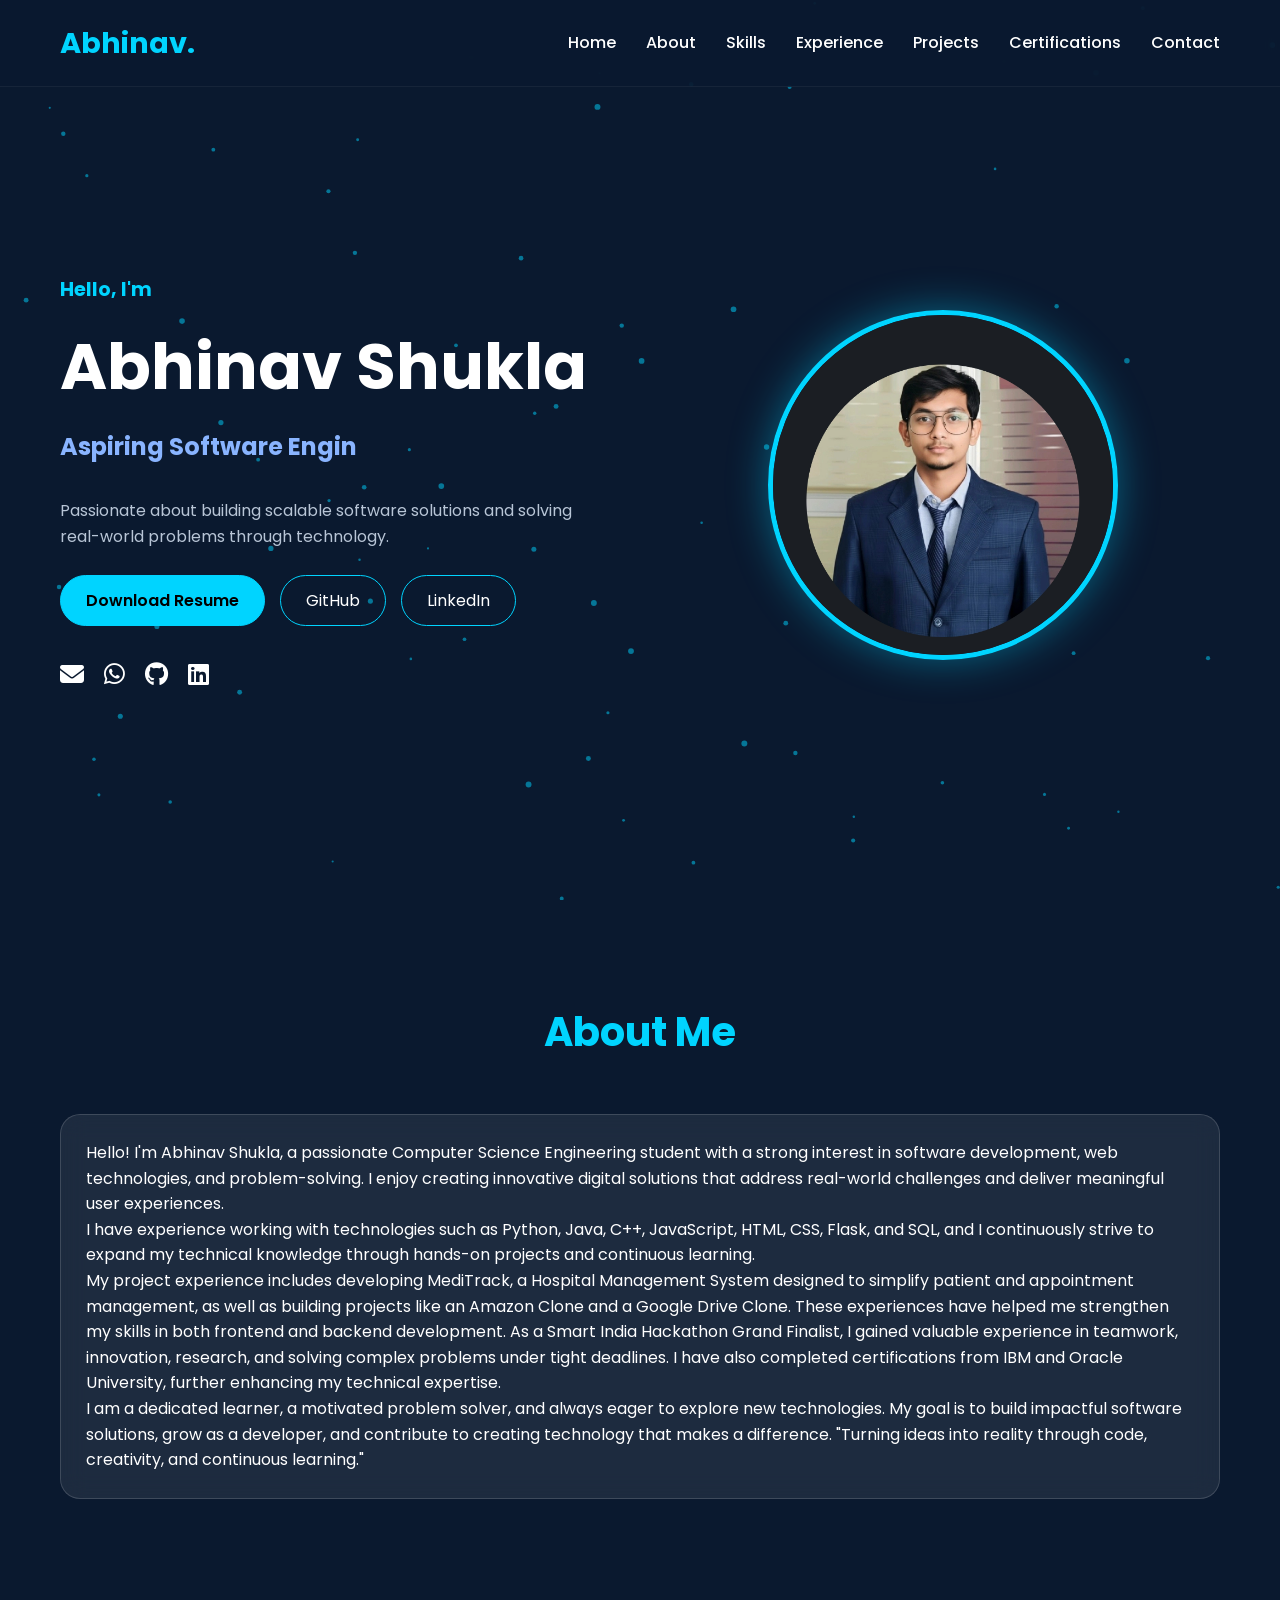
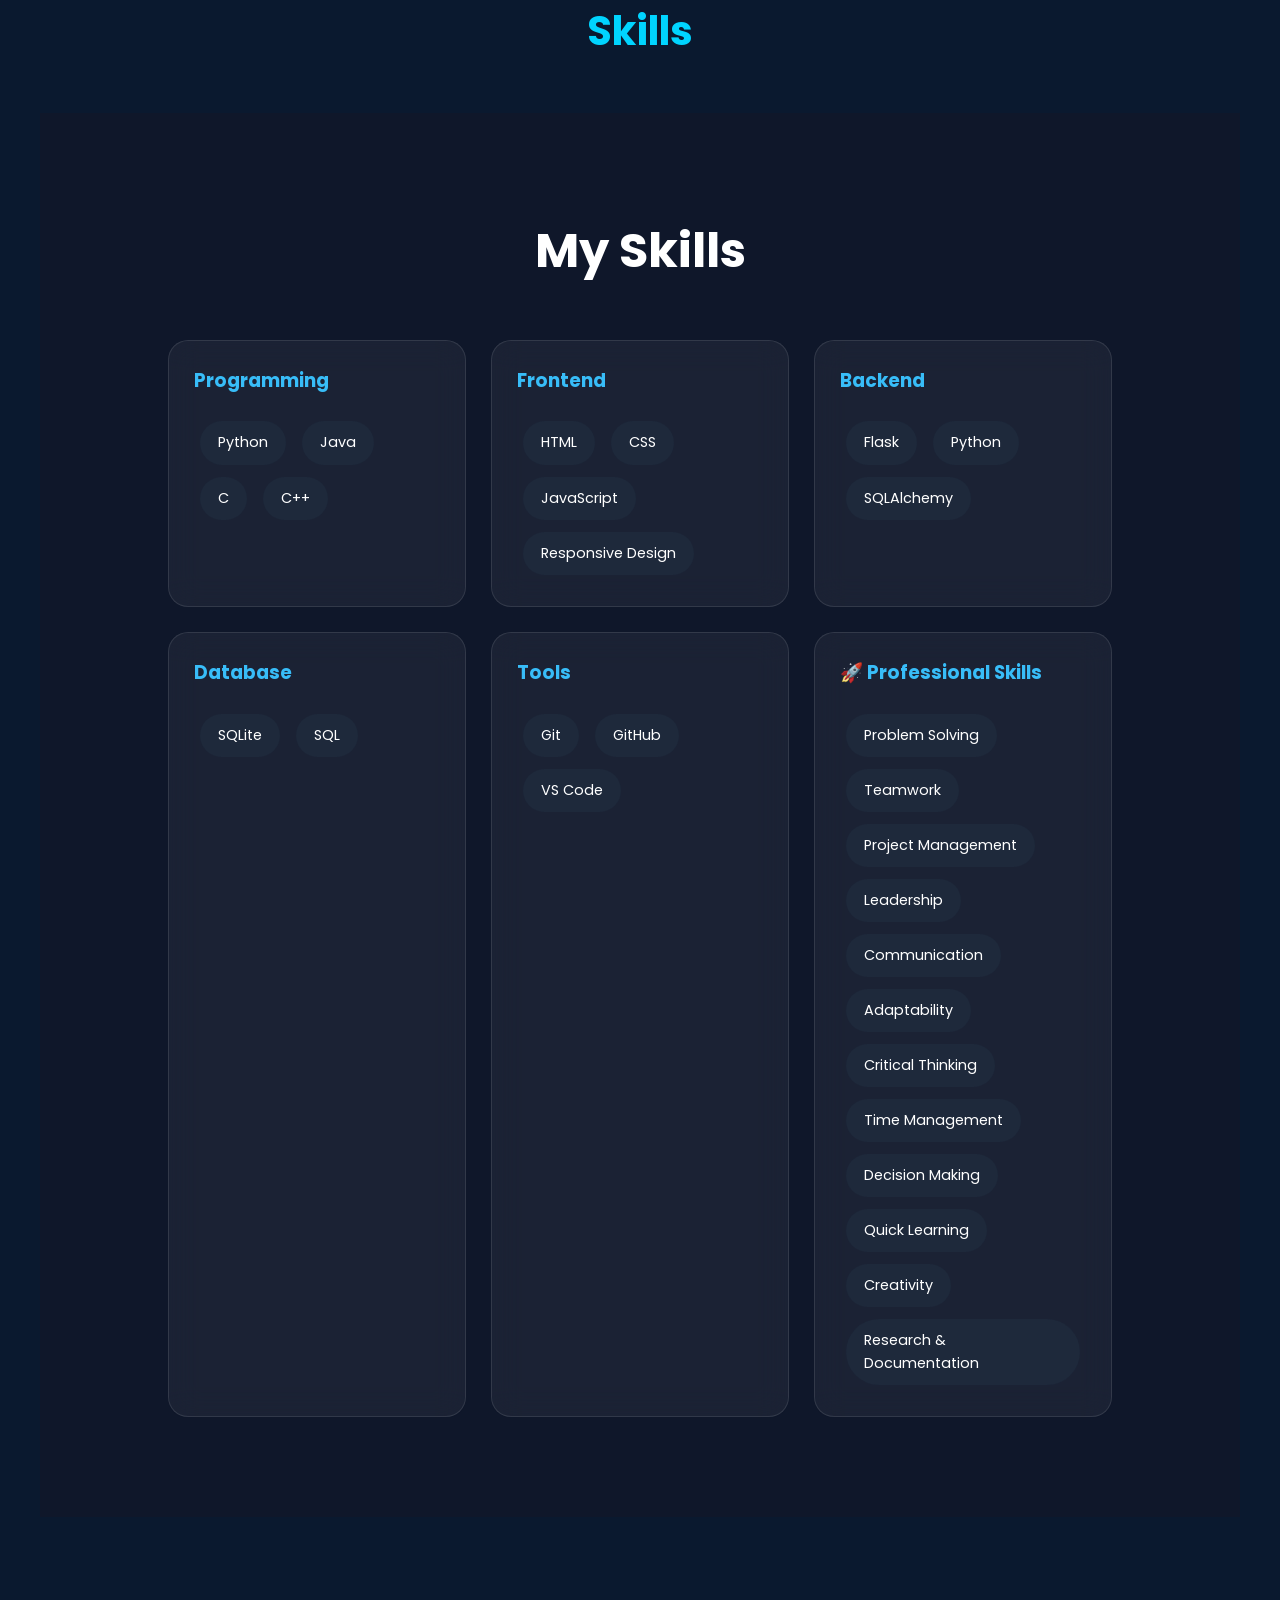
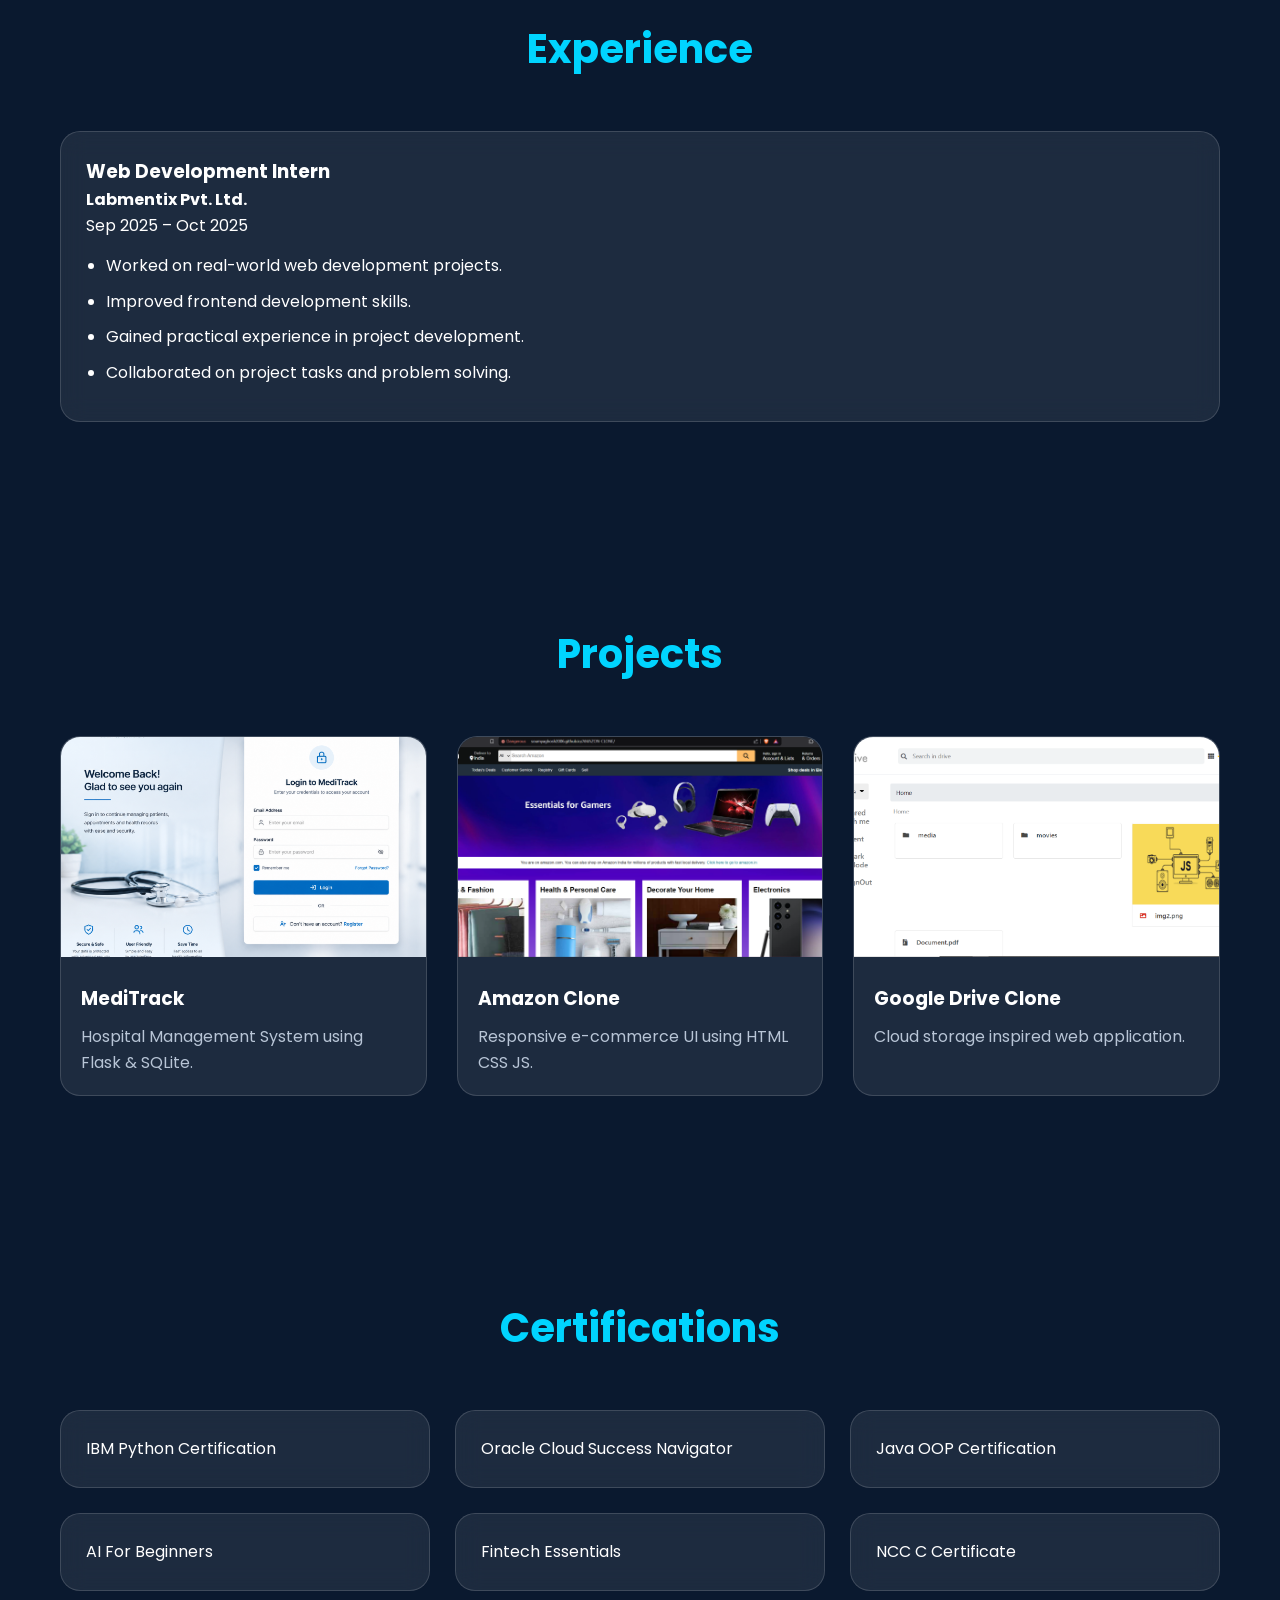
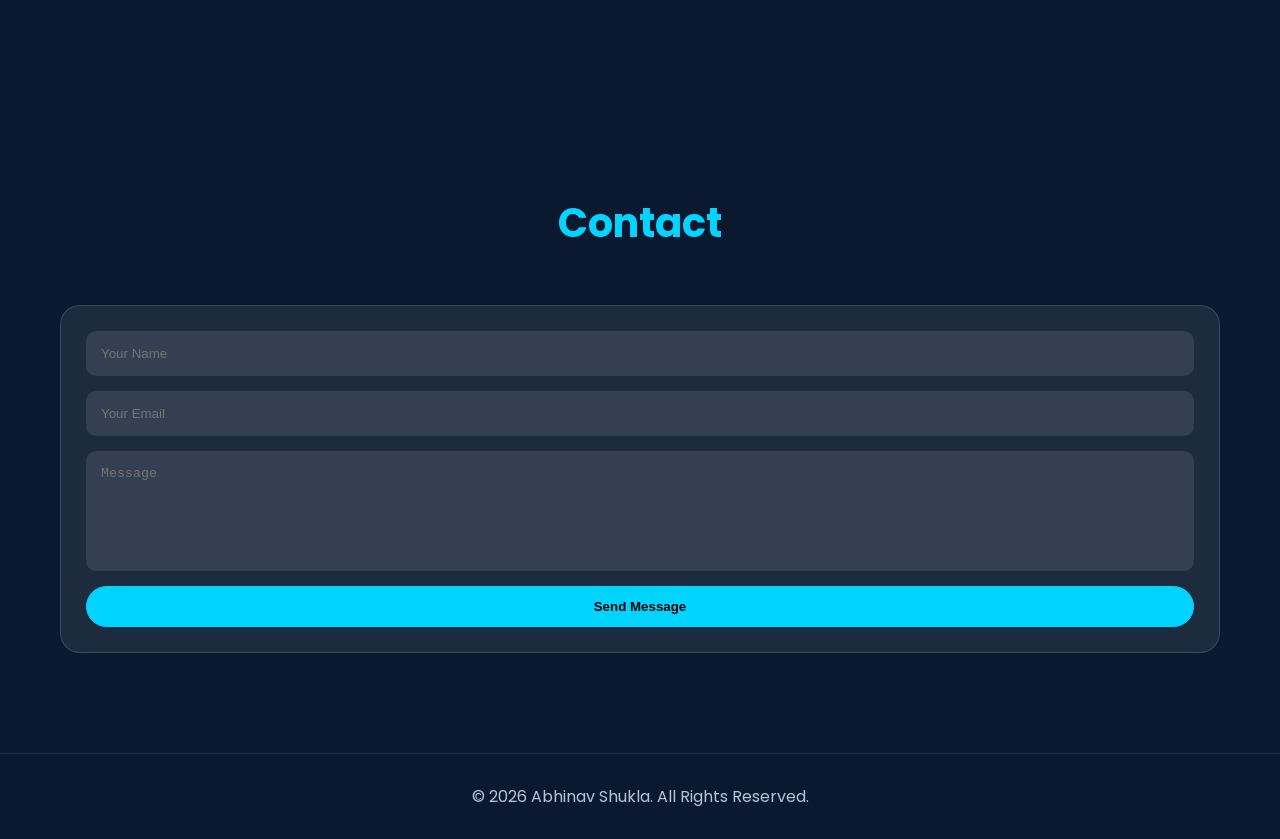
<file: index.html>
<!DOCTYPE html>
<html lang="en">
<head>
<meta charset="UTF-8">
<meta name="viewport" content="width=device-width, initial-scale=1.0">
<title>Abhinav Shukla | Portfolio</title>

<link rel="stylesheet" href="style.css">

<link rel="preconnect" href="https://fonts.googleapis.com">
<link href="https://fonts.googleapis.com/css2?family=Poppins:wght@300;400;500;600;700&display=swap" rel="stylesheet">

<link rel="stylesheet"
href="https://cdnjs.cloudflare.com/ajax/libs/font-awesome/6.5.2/css/all.min.css">
</head>

<body>

<div class="scroll-top" id="scrollTop">
<i class="fa-solid fa-arrow-up"></i>
</div>

<header>
<nav>
<div class="logo">Abhinav.</div>

<ul class="nav-links">
<li><a href="#home">Home</a></li>
<li><a href="#about">About</a></li>
<li><a href="#skills">Skills</a></li>
<li><a href="#experience">Experience</a></li>
<li><a href="#projects">Projects</a></li>
<li><a href="#certifications">Certifications</a></li>
<li><a href="#contact">Contact</a></li>
</ul>
</nav>
</header>

<section id="home" class="hero">

<div class="hero-content">

<h3>Hello, I'm</h3>

<h1>Abhinav Shukla</h1>

<h2>
<span id="typing"></span>
</h2>

<p>
Passionate about building scalable software solutions and solving real-world problems through technology.
</p>

<div class="hero-buttons">

<a href="assets/resume.pdf" class="btn primary" download>
Download Resume
</a>

<a href="https://github.com/abhi9vs" target="_blank" class="btn">
GitHub
</a>

<a href="https://www.linkedin.com/in/abhinav-shukla-169022299/"
target="_blank" class="btn">
LinkedIn
</a>

</div>

<div class="socials">

<a href="mailto:abhinavshukla86846@gmail.com">
<i class="fa-solid fa-envelope"></i>
</a>

<a href="https://wa.me/919794394979" target="_blank">
<i class="fa-brands fa-whatsapp"></i>
</a>

<a href="https://github.com/abhi9vs" target="_blank">
<i class="fa-brands fa-github"></i>
</a>

<a href="https://www.linkedin.com/in/abhinav-shukla-169022299/"
target="_blank">
<i class="fa-brands fa-linkedin"></i>
</a>

</div>

</div>

<div class="hero-image">
<img src="assets/profile.jpg.jpeg" alt="Abhinav">
</div>

</section>

<section id="about">

<h2 class="section-title">About Me</h2>

<div class="glass-card">

<p>
   
Hello! I'm Abhinav Shukla, a passionate Computer Science Engineering student with a strong interest in software development, web technologies, and problem-solving. I enjoy creating innovative digital solutions that address real-world challenges and deliver meaningful user experiences.

<p>I have experience working with technologies such as Python, Java, C++, JavaScript, HTML, CSS, Flask, and SQL, and I continuously strive to expand my technical knowledge through hands-on projects and continuous learning.</p>

<p>My project experience includes developing MediTrack, a Hospital Management System designed to simplify patient and appointment management, as well as building projects like an Amazon Clone and a Google Drive Clone. These experiences have helped me strengthen my skills in both frontend and backend development.

As a Smart India Hackathon Grand Finalist, I gained valuable experience in teamwork, innovation, research, and solving complex problems under tight deadlines. I have also completed certifications from IBM and Oracle University, further enhancing my technical expertise.</p>

<p>I am a dedicated learner, a motivated problem solver, and always eager to explore new technologies. My goal is to build impactful software solutions, grow as a developer, and contribute to creating technology that makes a difference.

"Turning ideas into reality through code, creativity, and continuous learning."



</p>

</div>

</section>

<h2 class="section-title">Skills</h2>


<section id="skills">

    <h2 class="heading">
        My Skills
    </h2>

    <div class="skills-grid">

        <div class="skill-box">
            <h3>Programming</h3>

            <span>Python</span>
            <span>Java</span>
            <span>C</span>
            <span>C++</span>
            
        </div>

        <div class="skill-box">
            <h3>Frontend</h3>

            <span>HTML</span>
            <span>CSS</span>
            <span>JavaScript</span>
            <span>Responsive Design</span>
        </div>

        <div class="skill-box">
            <h3>Backend</h3>

            <span>Flask</span>
            <span>Python</span>
            <span>SQLAlchemy</span>
        </div>

        <div class="skill-box">
            <h3>Database</h3>

            <span>SQLite</span>
            <span>SQL</span>
        </div>

        <div class="skill-box">
            <h3>Tools</h3>

            <span>Git</span>
            <span>GitHub</span>
            <span>VS Code</span>
        </div>
        
        <div class="skill-box">
            <h3>🚀 Professional Skills</h3>

            <span>Problem Solving</span>
            <span>Teamwork</span>
            <span>Project Management</span>
            <span>Leadership</span>
            <span>Communication</span>
            <span>Adaptability</span>
            <span>Critical Thinking</span>
            <span>Time Management</span>
            <span>Decision Making</span>
            <span>Quick Learning</span>
            <span>Creativity</span>
           <span>Research & Documentation</span>
        </div>



    </div>

</section>




<section id="experience">

<h2 class="section-title">Experience</h2>

<div class="glass-card">

<h3>Web Development Intern</h3>

<h4>Labmentix Pvt. Ltd.</h4>

<p>Sep 2025 – Oct 2025</p>

<ul>
<li>Worked on real-world web development projects.</li>
<li>Improved frontend development skills.</li>
<li>Gained practical experience in project development.</li>
<li>Collaborated on project tasks and problem solving.</li>
</ul>

</div>

</section>

<section id="projects">

<h2 class="section-title">Projects</h2>

<div class="project-grid">

<div class="project-card">
<img src="assets/project/meditrack.png">
<h3>MediTrack</h3>
<p>Hospital Management System using Flask & SQLite.</p>
</div>

<div class="project-card">
<img src="assets/project/amazonclone.png">
<h3>Amazon Clone</h3>
<p>Responsive e-commerce UI using HTML CSS JS.</p>
</div>

<div class="project-card">
<img src="assets/project/googledrive clone.png">
<h3>Google Drive Clone</h3>
<p>Cloud storage inspired web application.</p>
</div>

</div>

</section>

<section id="certifications">

<h2 class="section-title">Certifications</h2>

<div class="skills-grid">

<div class="glass-card">IBM Python Certification</div>
<div class="glass-card">Oracle Cloud Success Navigator</div>
<div class="glass-card">Java OOP Certification</div>
<div class="glass-card">AI For Beginners</div>
<div class="glass-card">Fintech Essentials</div>
<div class="glass-card">NCC C Certificate</div>

</div>

</section>

<section id="contact">

<h2 class="section-title">Contact</h2>

<div class="glass-card">

<form action="https://formsubmit.co/abhinavshukla86846@gmail.com" method="POST">

<input type="text" placeholder="Your Name" required>

<input type="email" placeholder="Your Email" required>

<textarea rows="6" placeholder="Message"></textarea>

<button class="btn primary">
Send Message
</button>

</form>

</div>

</section>

<footer>

<p>
© 2026 Abhinav Shukla. All Rights Reserved.
</p>

</footer>

<script src="script.js"></script>

</body>
</html>
</file>
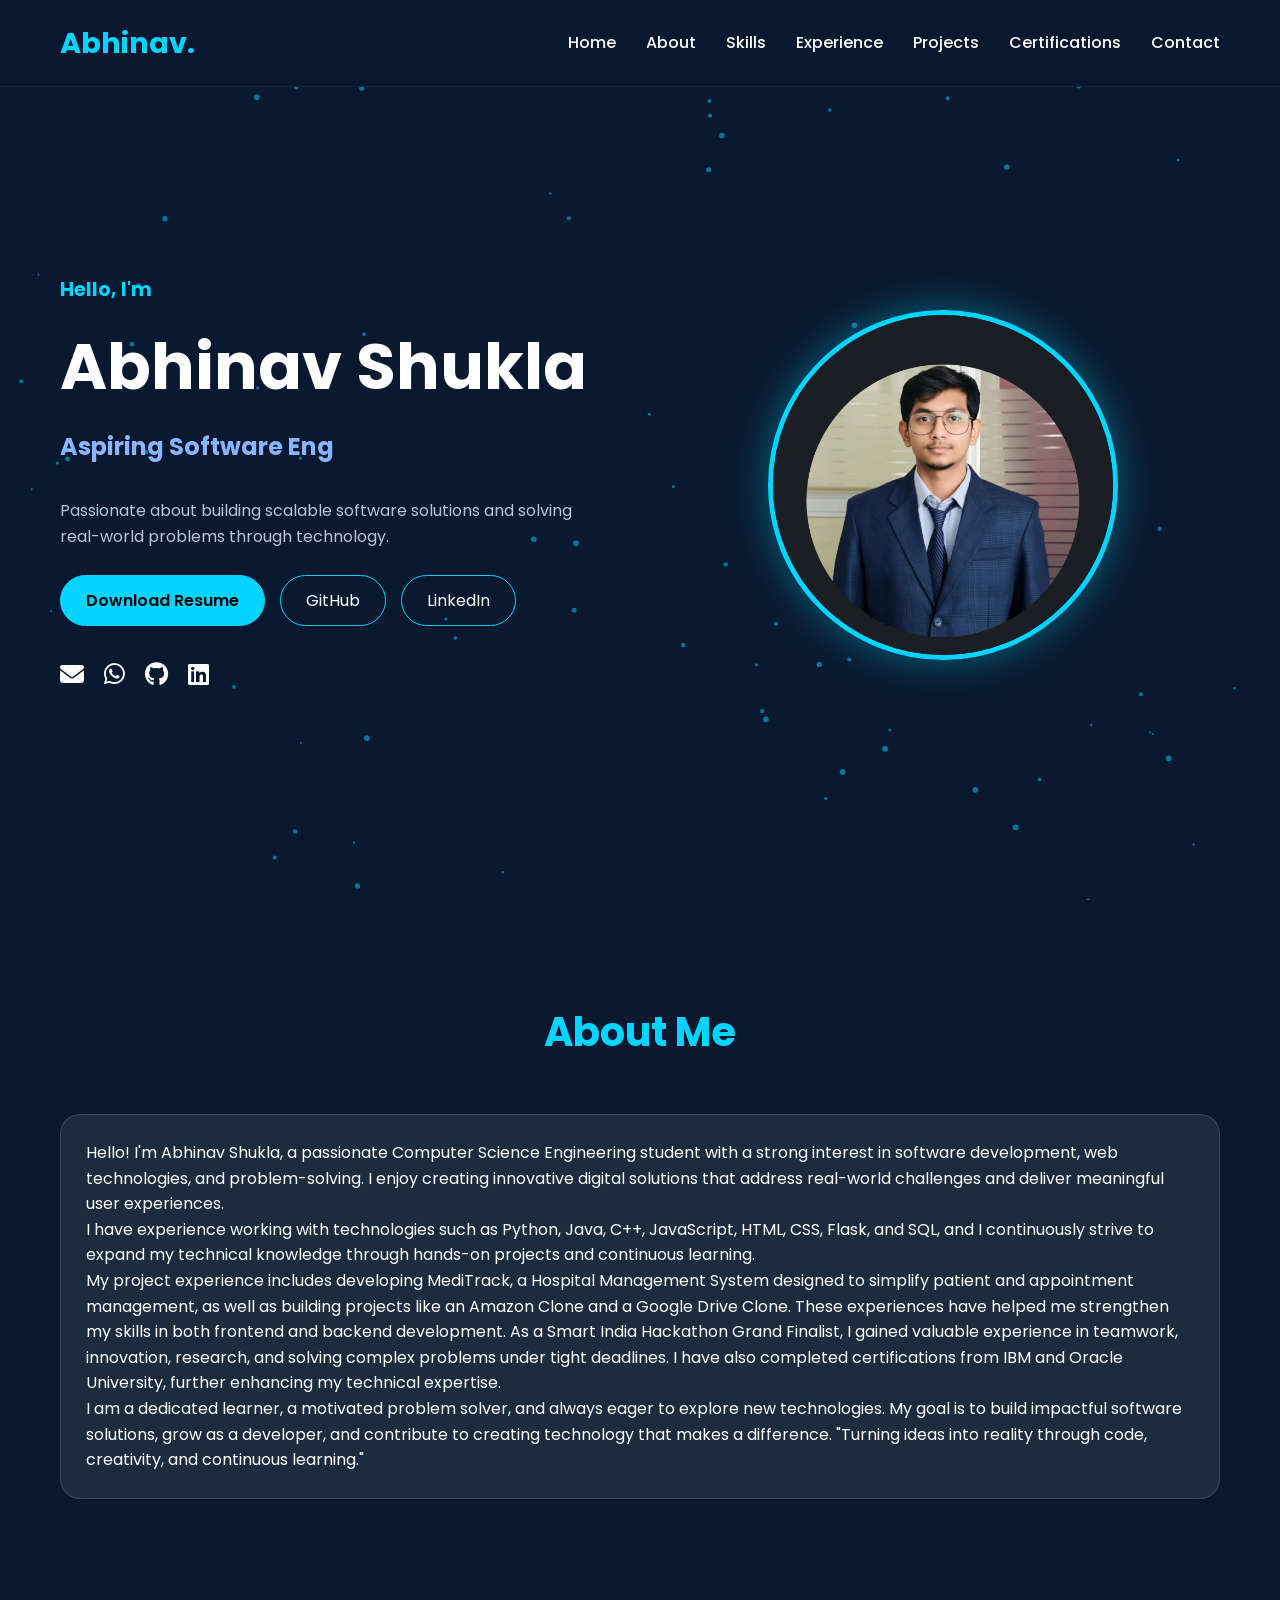
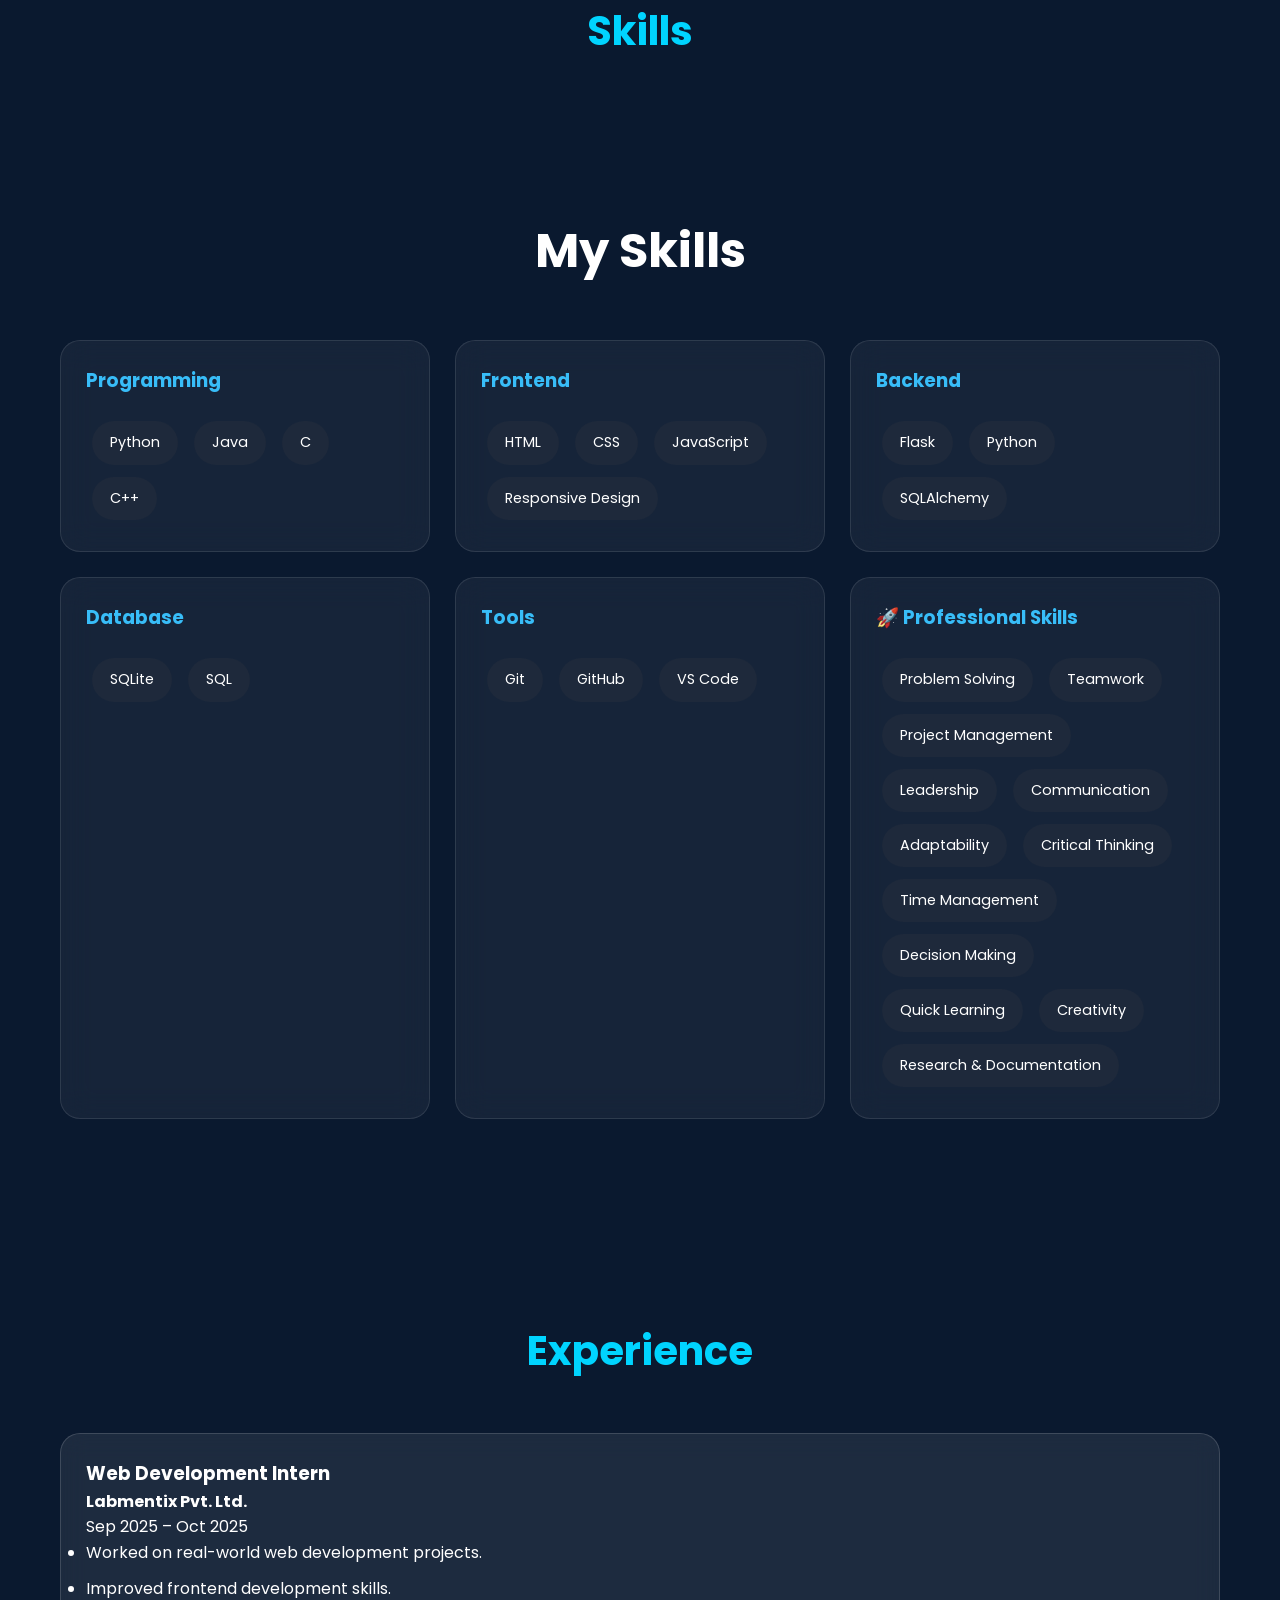
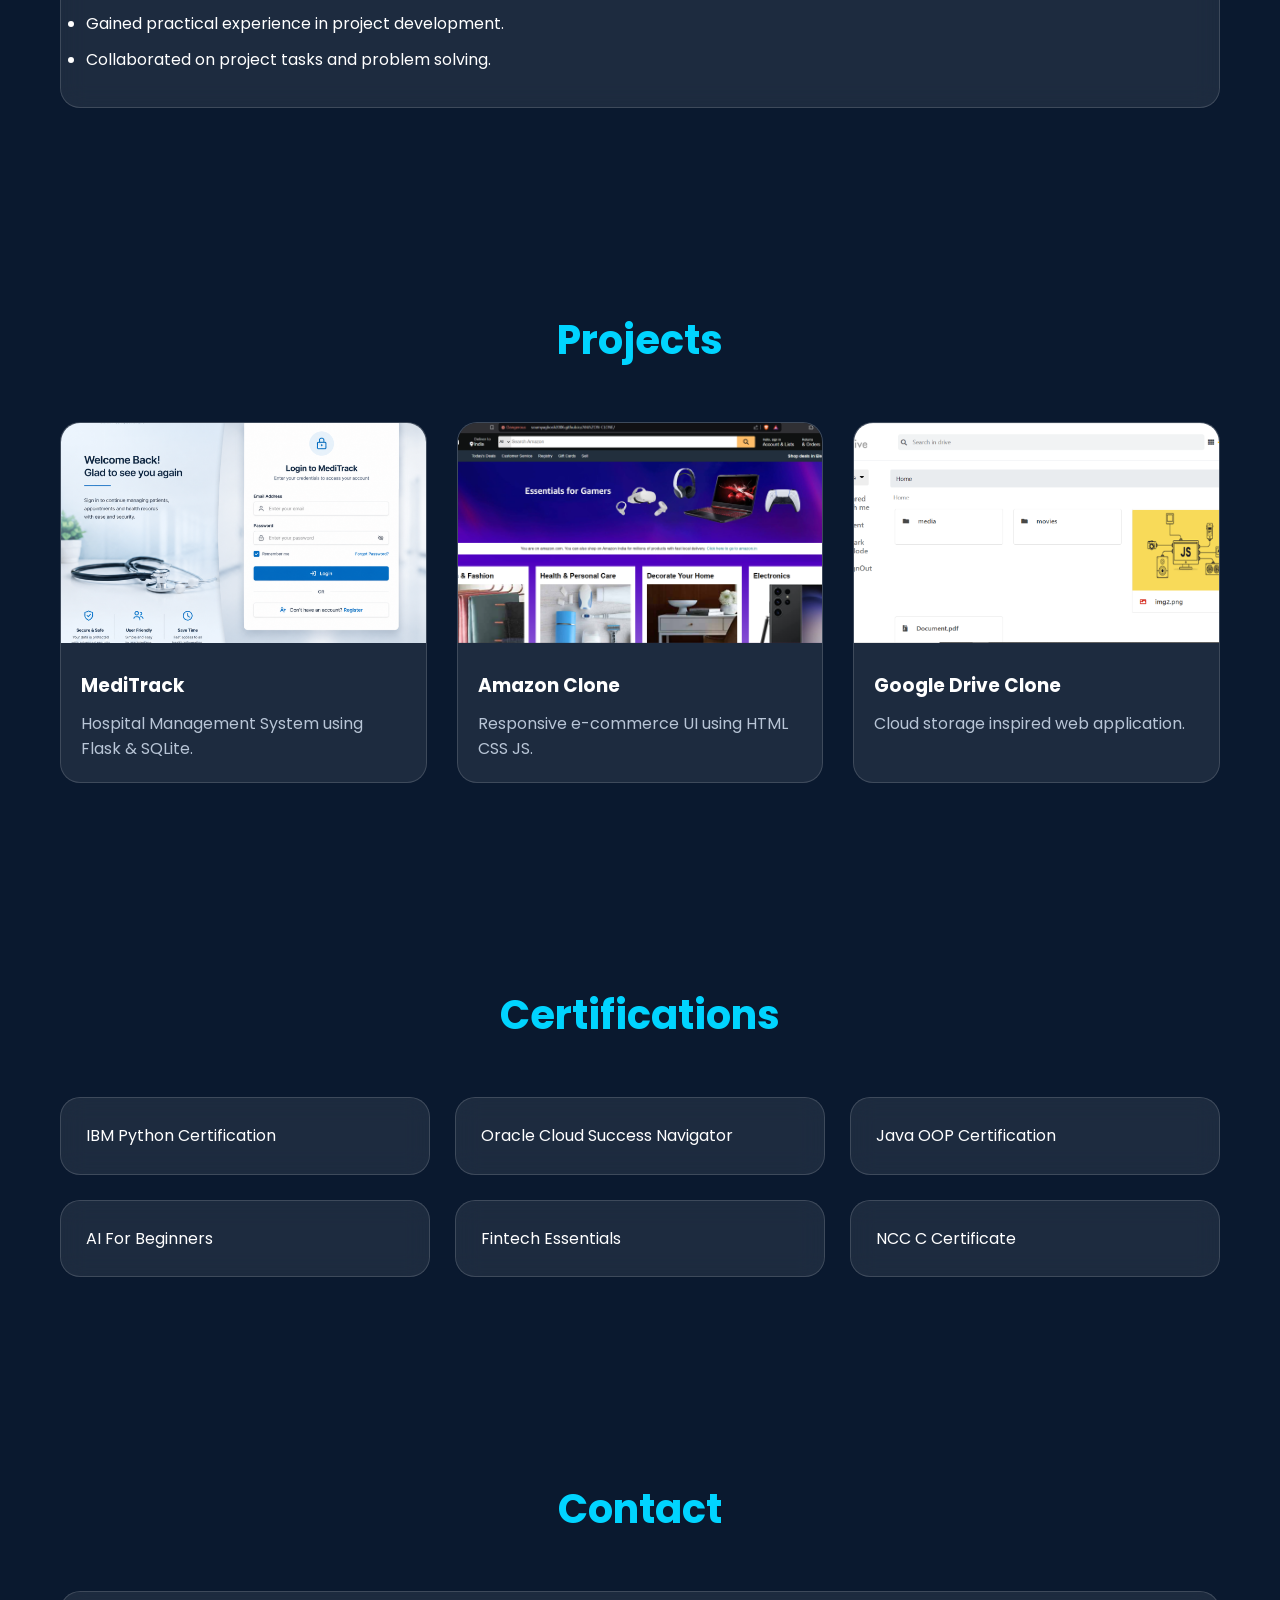
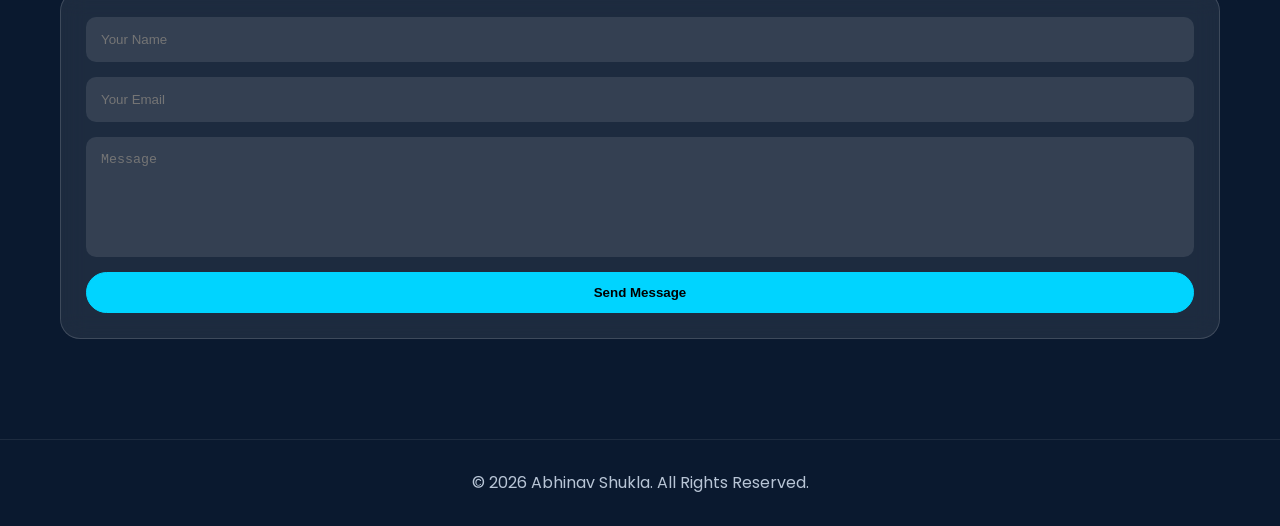
<file: portfolio/index.html>
<!DOCTYPE html>
<html lang="en">
<head>
<meta charset="UTF-8">
<meta name="viewport" content="width=device-width, initial-scale=1.0">
<title>Abhinav Shukla | Portfolio</title>

<link rel="stylesheet" href="style.css">

<link rel="preconnect" href="https://fonts.googleapis.com">
<link href="https://fonts.googleapis.com/css2?family=Poppins:wght@300;400;500;600;700&display=swap" rel="stylesheet">

<link rel="stylesheet"
href="https://cdnjs.cloudflare.com/ajax/libs/font-awesome/6.5.2/css/all.min.css">
</head>

<body>

<div class="scroll-top" id="scrollTop">
<i class="fa-solid fa-arrow-up"></i>
</div>

<header>
<nav>
<div class="logo">Abhinav.</div>

<ul class="nav-links">
<li><a href="#home">Home</a></li>
<li><a href="#about">About</a></li>
<li><a href="#skills">Skills</a></li>
<li><a href="#experience">Experience</a></li>
<li><a href="#projects">Projects</a></li>
<li><a href="#certifications">Certifications</a></li>
<li><a href="#contact">Contact</a></li>
</ul>
</nav>
</header>

<section id="home" class="hero">

<div class="hero-content">

<h3>Hello, I'm</h3>

<h1>Abhinav Shukla</h1>

<h2>
<span id="typing"></span>
</h2>

<p>
Passionate about building scalable software solutions and solving real-world problems through technology.
</p>

<div class="hero-buttons">

<a href="assets/resume.pdf" class="btn primary" download>
Download Resume
</a>

<a href="https://github.com/abhi9vs" target="_blank" class="btn">
GitHub
</a>

<a href="https://www.linkedin.com/in/abhinav-shukla-169022299/"
target="_blank" class="btn">
LinkedIn
</a>

</div>

<div class="socials">

<a href="mailto:abhinavshukla86846@gmail.com">
<i class="fa-solid fa-envelope"></i>
</a>

<a href="https://wa.me/919794394979" target="_blank">
<i class="fa-brands fa-whatsapp"></i>
</a>

<a href="https://github.com/abhi9vs" target="_blank">
<i class="fa-brands fa-github"></i>
</a>

<a href="https://www.linkedin.com/in/abhinav-shukla-169022299/"
target="_blank">
<i class="fa-brands fa-linkedin"></i>
</a>

</div>

</div>

<div class="hero-image">
<img src="assets/profile.jpg.jpeg" alt="Abhinav">
</div>

</section>

<section id="about">

<h2 class="section-title">About Me</h2>

<div class="glass-card">

<p>
   
Hello! I'm Abhinav Shukla, a passionate Computer Science Engineering student with a strong interest in software development, web technologies, and problem-solving. I enjoy creating innovative digital solutions that address real-world challenges and deliver meaningful user experiences.

<p>I have experience working with technologies such as Python, Java, C++, JavaScript, HTML, CSS, Flask, and SQL, and I continuously strive to expand my technical knowledge through hands-on projects and continuous learning.</p>

<p>My project experience includes developing MediTrack, a Hospital Management System designed to simplify patient and appointment management, as well as building projects like an Amazon Clone and a Google Drive Clone. These experiences have helped me strengthen my skills in both frontend and backend development.

As a Smart India Hackathon Grand Finalist, I gained valuable experience in teamwork, innovation, research, and solving complex problems under tight deadlines. I have also completed certifications from IBM and Oracle University, further enhancing my technical expertise.</p>

<p>I am a dedicated learner, a motivated problem solver, and always eager to explore new technologies. My goal is to build impactful software solutions, grow as a developer, and contribute to creating technology that makes a difference.

"Turning ideas into reality through code, creativity, and continuous learning."



</p>

</div>

</section>

<h2 class="section-title">Skills</h2>


<section id="skills">

    <h2 class="heading">
        My Skills
    </h2>

    <div class="skills-grid">

        <div class="skill-box">
            <h3>Programming</h3>

            <span>Python</span>
            <span>Java</span>
            <span>C</span>
            <span>C++</span>
            
        </div>

        <div class="skill-box">
            <h3>Frontend</h3>

            <span>HTML</span>
            <span>CSS</span>
            <span>JavaScript</span>
            <span>Responsive Design</span>
        </div>

        <div class="skill-box">
            <h3>Backend</h3>

            <span>Flask</span>
            <span>Python</span>
            <span>SQLAlchemy</span>
        </div>

        <div class="skill-box">
            <h3>Database</h3>

            <span>SQLite</span>
            <span>SQL</span>
        </div>

        <div class="skill-box">
            <h3>Tools</h3>

            <span>Git</span>
            <span>GitHub</span>
            <span>VS Code</span>
        </div>
        
        <div class="skill-box">
            <h3>🚀 Professional Skills</h3>

            <span>Problem Solving</span>
            <span>Teamwork</span>
            <span>Project Management</span>
            <span>Leadership</span>
            <span>Communication</span>
            <span>Adaptability</span>
            <span>Critical Thinking</span>
            <span>Time Management</span>
            <span>Decision Making</span>
            <span>Quick Learning</span>
            <span>Creativity</span>
           <span>Research & Documentation</span>
        </div>



    </div>

</section>




<section id="experience">

<h2 class="section-title">Experience</h2>

<div class="glass-card">

<h3>Web Development Intern</h3>

<h4>Labmentix Pvt. Ltd.</h4>

<p>Sep 2025 – Oct 2025</p>

<ul>
<li>Worked on real-world web development projects.</li>
<li>Improved frontend development skills.</li>
<li>Gained practical experience in project development.</li>
<li>Collaborated on project tasks and problem solving.</li>
</ul>

</div>

</section>

<section id="projects">

<h2 class="section-title">Projects</h2>

<div class="project-grid">

<div class="project-card">
<img src="assets/project/meditrack.png">
<h3>MediTrack</h3>
<p>Hospital Management System using Flask & SQLite.</p>
</div>

<div class="project-card">
<img src="assets/project/amazonclone.png">
<h3>Amazon Clone</h3>
<p>Responsive e-commerce UI using HTML CSS JS.</p>
</div>

<div class="project-card">
<img src="assets/project/googledrive clone.png">
<h3>Google Drive Clone</h3>
<p>Cloud storage inspired web application.</p>
</div>

</div>

</section>

<section id="certifications">

<h2 class="section-title">Certifications</h2>

<div class="skills-grid">

<div class="glass-card">IBM Python Certification</div>
<div class="glass-card">Oracle Cloud Success Navigator</div>
<div class="glass-card">Java OOP Certification</div>
<div class="glass-card">AI For Beginners</div>
<div class="glass-card">Fintech Essentials</div>
<div class="glass-card">NCC C Certificate</div>

</div>

</section>

<section id="contact">

<h2 class="section-title">Contact</h2>

<div class="glass-card">

<form action="https://formsubmit.co/abhinavshukla86846@gmail.com" method="POST">

<input type="text" placeholder="Your Name" required>

<input type="email" placeholder="Your Email" required>

<textarea rows="6" placeholder="Message"></textarea>

<button class="btn primary">
Send Message
</button>

</form>

</div>

</section>

<footer>

<p>
© 2026 Abhinav Shukla. All Rights Reserved.
</p>

</footer>

<script src="script.js"></script>

</body>
</html>
</file>
<file: style.css>
/* =========================
   GOOGLE FONT
========================= */
@import url('https://fonts.googleapis.com/css2?family=Poppins:wght@300;400;500;600;700;800&display=swap');

/* =========================
   GLOBAL STYLES
========================= */

*{
    margin:0;
    padding:0;
    box-sizing:border-box;
    scroll-behavior:smooth;
}

:root{
    --bg:#0a192f;
    --card:rgba(255,255,255,0.08);
    --text:#ffffff;
    --secondary:#b8c5d6;
    --accent:#00d4ff;
    --border:rgba(255,255,255,0.15);
}

body{
    font-family:'Poppins',sans-serif;
    background:var(--bg);
    color:var(--text);
    overflow-x:hidden;
    line-height:1.6;
}

/* =========================
   SCROLLBAR
========================= */

::-webkit-scrollbar{
    width:8px;
}

::-webkit-scrollbar-track{
    background:#07111f;
}

::-webkit-scrollbar-thumb{
    background:var(--accent);
    border-radius:10px;
}

/* =========================
   HEADER
========================= */

header{
    position:fixed;
    width:100%;
    top:0;
    z-index:1000;
    backdrop-filter:blur(15px);
    background:rgba(10,25,47,0.85);
    border-bottom:1px solid rgba(255,255,255,0.05);
}

nav{
    max-width:1200px;
    margin:auto;
    display:flex;
    justify-content:space-between;
    align-items:center;
    padding:20px;
}

.logo{
    font-size:1.8rem;
    font-weight:700;
    color:var(--accent);
}

.nav-links{
    display:flex;
    list-style:none;
    gap:30px;
}

.nav-links a{
    text-decoration:none;
    color:white;
    transition:.3s;
    font-weight:500;
}

.nav-links a:hover{
    color:var(--accent);
}

/* =========================
   HERO SECTION
========================= */

.hero{
    min-height:100vh;
    max-width:1200px;
    margin:auto;
    display:flex;
    justify-content:space-between;
    align-items:center;
    padding:120px 20px 50px;
    gap:50px;
}

.hero-content{
    flex:1;
}

.hero-content h3{
    color:var(--accent);
    font-size:1.2rem;
}

.hero-content h1{
    font-size:4rem;
    margin:10px 0;
}

.hero-content h2{
    color:#89b4ff;
    min-height:50px;
}

.hero-content p{
    color:var(--secondary);
    margin:20px 0;
    max-width:600px;
}

.hero-image{
    flex:1;
    display:flex;
    justify-content:center;
}

.hero-image img{
    width:350px;
    height:350px;
    object-fit:cover;
    border-radius:50%;
    border:5px solid var(--accent);
    box-shadow:0 0 40px rgba(0,212,255,.4);
}

/* =========================
   BUTTONS
========================= */

.hero-buttons{
    display:flex;
    gap:15px;
    flex-wrap:wrap;
    margin-top:25px;
}

.btn{
    padding:12px 25px;
    border-radius:30px;
    text-decoration:none;
    color:white;
    border:1px solid var(--accent);
    transition:.3s;
    display:inline-block;
}

.btn:hover{
    background:var(--accent);
    color:#000;
    transform:translateY(-3px);
}

.primary{
    background:var(--accent);
    color:#000;
    font-weight:600;
}

.primary:hover{
    transform:translateY(-3px) scale(1.05);
}

/* =========================
   SOCIAL ICONS
========================= */

.socials{
    margin-top:30px;
    display:flex;
    gap:20px;
}

.socials a{
    color:white;
    font-size:1.5rem;
    transition:.3s;
}

.socials a:hover{
    color:var(--accent);
    transform:translateY(-5px);
}

/* =========================
   SECTION
========================= */

section{
    max-width:1200px;
    margin:auto;
    padding:100px 20px;
}

.section-title{
    text-align:center;
    font-size:2.5rem;
    margin-bottom:50px;
    color:var(--accent);
}

/* =========================
   GLASS CARD
========================= */

.glass-card{
    background:var(--card);
    backdrop-filter:blur(12px);
    border:1px solid var(--border);
    border-radius:20px;
    padding:25px;
    transition:.4s;
}

.glass-card:hover{
    transform:translateY(-8px);
    box-shadow:0 0 25px rgba(0,212,255,.15);
}

/* =========================
   SKILLS
========================= */



#skills{
    padding:100px 10%;
    background:#0f172a;
}

.heading{
    text-align:center;
    font-size:3rem;
    color:#fff;
    margin-bottom:50px;
}

.skills-grid{
    display:grid;
    grid-template-columns:
    repeat(auto-fit,minmax(280px,1fr));
    gap:25px;
}

.skill-box{
    background:
    rgba(255,255,255,0.05);

    border:
    1px solid rgba(255,255,255,0.1);

    backdrop-filter:
    blur(15px);

    border-radius:20px;

    padding:25px;

    transition:.4s ease;
}

.skill-box:hover{
    transform:
    translateY(-10px);

    border-color:#38bdf8;

    box-shadow:
    0 0 30px rgba(56,189,248,.3);
}

.skill-box h3{
    color:#38bdf8;
    margin-bottom:20px;
}

.skill-box span{
    display:inline-block;

    padding:10px 18px;

    margin:6px;

    background:#1e293b;

    color:#fff;

    border-radius:50px;

    font-size:.9rem;

    transition:.3s;
}

.skill-box span:hover{
    background:#38bdf8;
    color:#000;
}





/* =========================
   EXPERIENCE
========================= */

#experience ul{
    margin-top:15px;
    padding-left:20px;
}

#experience li{
    margin-bottom:10px;
}

/* =========================
   PROJECTS
========================= */

.project-grid{
    display:grid;
    grid-template-columns:repeat(auto-fit,minmax(300px,1fr));
    gap:30px;
}

.project-card{
    background:var(--card);
    border-radius:20px;
    overflow:hidden;
    border:1px solid var(--border);
    transition:.4s;
}

.project-card:hover{
    transform:translateY(-10px);
    box-shadow:0 0 30px rgba(0,212,255,.15);
}

.project-card img{
    width:100%;
    height:220px;
    object-fit:cover;
}

.project-card h3{
    padding:20px 20px 10px;
}

.project-card p{
    padding:0 20px 20px;
    color:var(--secondary);
}

/* =========================
   CONTACT FORM
========================= */

form{
    display:flex;
    flex-direction:column;
    gap:15px;
}

form input,
form textarea{
    padding:15px;
    border:none;
    outline:none;
    border-radius:10px;
    background:rgba(255,255,255,.1);
    color:white;
}

form textarea{
    resize:none;
}

/* =========================
   FOOTER
========================= */

footer{
    text-align:center;
    padding:30px;
    border-top:1px solid rgba(255,255,255,.08);
    color:var(--secondary);
}

/* =========================
   SCROLL TOP BUTTON
========================= */

.scroll-top{
    position:fixed;
    right:20px;
    bottom:20px;
    width:50px;
    height:50px;
    border-radius:50%;
    background:var(--accent);
    color:#000;
    display:flex;
    justify-content:center;
    align-items:center;
    cursor:pointer;
    font-size:1.2rem;
    display:none;
    z-index:999;
}

/* =========================
   RESPONSIVE
========================= */

@media(max-width:900px){

    .hero{
        flex-direction:column-reverse;
        text-align:center;
    }

    .hero-content h1{
        font-size:3rem;
    }

    .hero-image img{
        width:260px;
        height:260px;
    }

    .hero-buttons{
        justify-content:center;
    }

    .socials{
        justify-content:center;
    }

    .nav-links{
        display:none;
    }
}
</file>
<file: portfolio/style.css>
/* =========================
   GOOGLE FONT
========================= */
@import url('https://fonts.googleapis.com/css2?family=Poppins:wght@300;400;500;600;700;800&display=swap');

/* =========================
   GLOBAL STYLES
========================= */

*{
    margin:0;
    padding:0;
    box-sizing:border-box;
    scroll-behavior:smooth;
}

:root{
    --bg:#0a192f;
    --card:rgba(255,255,255,0.08);
    --text:#ffffff;
    --secondary:#b8c5d6;
    --accent:#00d4ff;
    --border:rgba(255,255,255,0.15);
}

body{
    font-family:'Poppins',sans-serif;
    background:var(--bg);
    color:var(--text);
    overflow-x:hidden;
    line-height:1.6;
}

/* =========================
   SCROLLBAR
========================= */

::-webkit-scrollbar{
    width:8px;
}

::-webkit-scrollbar-track{
    background:#07111f;
}

::-webkit-scrollbar-thumb{
    background:var(--accent);
    border-radius:10px;
}

/* =========================
   HEADER
========================= */

header{
    position:fixed;
    width:100%;
    top:0;
    z-index:1000;
    backdrop-filter:blur(15px);
    background:rgba(10,25,47,0.85);
    border-bottom:1px solid rgba(255,255,255,0.05);
}

nav{
    max-width:1200px;
    margin:auto;
    display:flex;
    justify-content:space-between;
    align-items:center;
    padding:20px;
}

.logo{
    font-size:1.8rem;
    font-weight:700;
    color:var(--accent);
}

.nav-links{
    display:flex;
    list-style:none;
    gap:30px;
}

.nav-links a{
    text-decoration:none;
    color:white;
    transition:.3s;
    font-weight:500;
}

.nav-links a:hover{
    color:var(--accent);
}

/* =========================
   HERO SECTION
========================= */

.hero{
    min-height:100vh;
    max-width:1200px;
    margin:auto;
    display:flex;
    justify-content:space-between;
    align-items:center;
    padding:120px 20px 50px;
    gap:50px;
}

.hero-content{
    flex:1;
}

.hero-content h3{
    color:var(--accent);
    font-size:1.2rem;
}

.hero-content h1{
    font-size:4rem;
    margin:10px 0;
}

.hero-content h2{
    color:#89b4ff;
    min-height:50px;
}

.hero-content p{
    color:var(--secondary);
    margin:20px 0;
    max-width:600px;
}

.hero-image{
    flex:1;
    display:flex;
    justify-content:center;
}

.hero-image img{
    width:350px;
    height:350px;
    object-fit:cover;
    border-radius:50%;
    border:5px solid var(--accent);
    box-shadow:0 0 40px rgba(0,212,255,.4);
}

/* =========================
   BUTTONS
========================= */

.hero-buttons{
    display:flex;
    gap:15px;
    flex-wrap:wrap;
    margin-top:25px;
}

.btn{
    padding:12px 25px;
    border-radius:30px;
    text-decoration:none;
    color:white;
    border:1px solid var(--accent);
    transition:.3s;
    display:inline-block;
}

.btn:hover{
    background:var(--accent);
    color:#000;
    transform:translateY(-3px);
}

.primary{
    background:var(--accent);
    color:#000;
    font-weight:600;
}

.primary:hover{
    transform:translateY(-3px) scale(1.05);
}

/* =========================
   SOCIAL ICONS
========================= */

.socials{
    margin-top:30px;
    display:flex;
    gap:20px;
}

.socials a{
    color:white;
    font-size:1.5rem;
    transition:.3s;
}

.socials a:hover{
    color:var(--accent);
    transform:translateY(-5px);
}

/* =========================
   SECTION
========================= */

section{
    max-width:1200px;
    margin:auto;
    padding:100px 20px;
}

.section-title{
    text-align:center;
    font-size:2.5rem;
    margin-bottom:50px;
    color:var(--accent);
}

/* =========================
   GLASS CARD
========================= */

.glass-card{
    background:var(--card);
    backdrop-filter:blur(12px);
    border:1px solid var(--border);
    border-radius:20px;
    padding:25px;
    transition:.4s;
}

.glass-card:hover{
    transform:translateY(-8px);
    box-shadow:0 0 25px rgba(0,212,255,.15);
}

/* =========================
   SKILLS
========================= */


```css
#skills{
    padding:100px 10%;
    background:#0f172a;
}

.heading{
    text-align:center;
    font-size:3rem;
    color:#fff;
    margin-bottom:50px;
}

.skills-grid{
    display:grid;
    grid-template-columns:
    repeat(auto-fit,minmax(280px,1fr));
    gap:25px;
}

.skill-box{
    background:
    rgba(255,255,255,0.05);

    border:
    1px solid rgba(255,255,255,0.1);

    backdrop-filter:
    blur(15px);

    border-radius:20px;

    padding:25px;

    transition:.4s ease;
}

.skill-box:hover{
    transform:
    translateY(-10px);

    border-color:#38bdf8;

    box-shadow:
    0 0 30px rgba(56,189,248,.3);
}

.skill-box h3{
    color:#38bdf8;
    margin-bottom:20px;
}

.skill-box span{
    display:inline-block;

    padding:10px 18px;

    margin:6px;

    background:#1e293b;

    color:#fff;

    border-radius:50px;

    font-size:.9rem;

    transition:.3s;
}

.skill-box span:hover{
    background:#38bdf8;
    color:#000;
}
```




/* =========================
   EXPERIENCE
========================= */

#experience ul{
    margin-top:15px;
    padding-left:20px;
}

#experience li{
    margin-bottom:10px;
}

/* =========================
   PROJECTS
========================= */

.project-grid{
    display:grid;
    grid-template-columns:repeat(auto-fit,minmax(300px,1fr));
    gap:30px;
}

.project-card{
    background:var(--card);
    border-radius:20px;
    overflow:hidden;
    border:1px solid var(--border);
    transition:.4s;
}

.project-card:hover{
    transform:translateY(-10px);
    box-shadow:0 0 30px rgba(0,212,255,.15);
}

.project-card img{
    width:100%;
    height:220px;
    object-fit:cover;
}

.project-card h3{
    padding:20px 20px 10px;
}

.project-card p{
    padding:0 20px 20px;
    color:var(--secondary);
}

/* =========================
   CONTACT FORM
========================= */

form{
    display:flex;
    flex-direction:column;
    gap:15px;
}

form input,
form textarea{
    padding:15px;
    border:none;
    outline:none;
    border-radius:10px;
    background:rgba(255,255,255,.1);
    color:white;
}

form textarea{
    resize:none;
}

/* =========================
   FOOTER
========================= */

footer{
    text-align:center;
    padding:30px;
    border-top:1px solid rgba(255,255,255,.08);
    color:var(--secondary);
}

/* =========================
   SCROLL TOP BUTTON
========================= */

.scroll-top{
    position:fixed;
    right:20px;
    bottom:20px;
    width:50px;
    height:50px;
    border-radius:50%;
    background:var(--accent);
    color:#000;
    display:flex;
    justify-content:center;
    align-items:center;
    cursor:pointer;
    font-size:1.2rem;
    display:none;
    z-index:999;
}

/* =========================
   RESPONSIVE
========================= */

@media(max-width:900px){

    .hero{
        flex-direction:column-reverse;
        text-align:center;
    }

    .hero-content h1{
        font-size:3rem;
    }

    .hero-image img{
        width:260px;
        height:260px;
    }

    .hero-buttons{
        justify-content:center;
    }

    .socials{
        justify-content:center;
    }

    .nav-links{
        display:none;
    }
}
</file>
